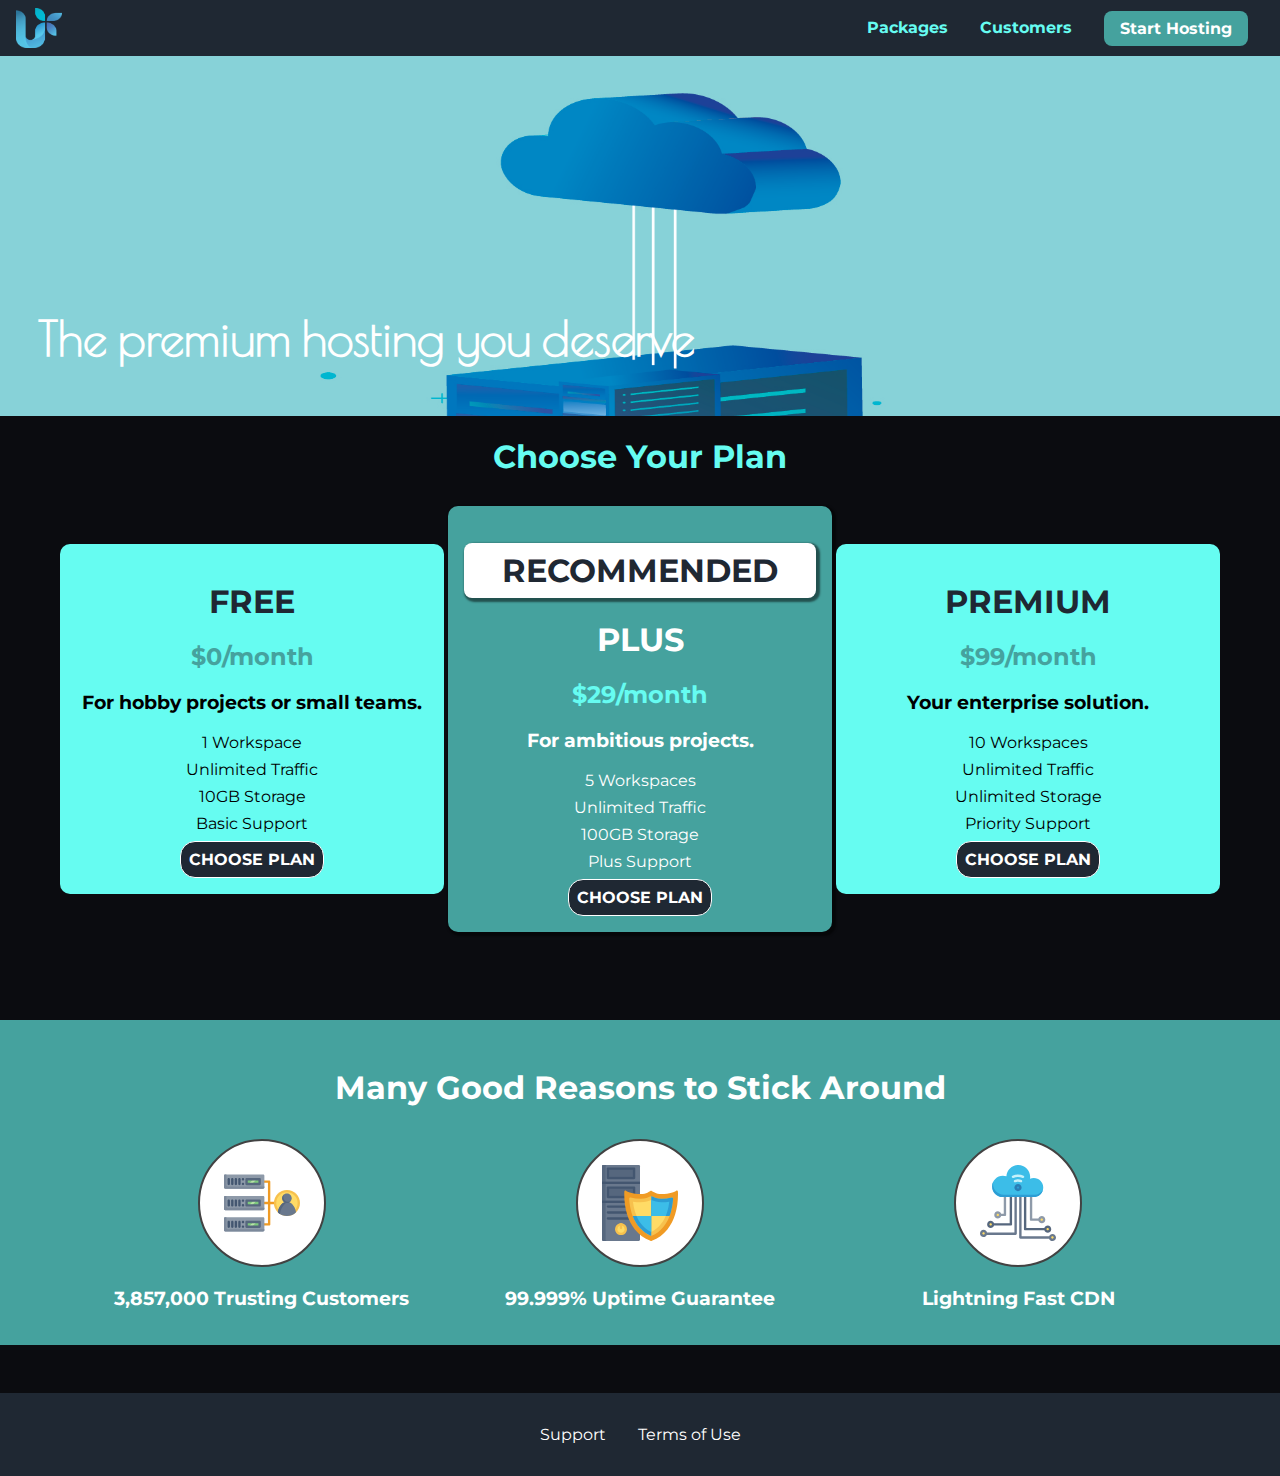
<file: index.html>
<!DOCTYPE html>
<html lang="en">

<head>
    <meta charset="UTF-8">
    <meta http-equiv="X-UA-Compatible" content="ie=edge">
    <meta name="viewport" content="width=device-width, initial-scale=1.0">
    <title>uHost</title>
    <link rel="shortcut icon" href="favicon.png">
    <link rel="stylesheet" href="shared.css">
    <link rel="stylesheet" href="main.css">
</head>

<body>
    <div class="backdrop"></div>
    <div class="modal">
        <h1 class="modal__title">Do you want to continue?</h1>
        <div class="modal__actions">
            <a href="start-hosting/index.html" class="modal__action">Yes!</a>
            <button class="modal__action modal__action--negative" type="button">No!</button>
        </div>
    </div>
    <header class="main-header">
        <div>
            <button class="toggle-button">
                <span class="toggle-button__bar"></span>
                <span class="toggle-button__bar"></span>
                <span class="toggle-button__bar"></span>
            </button>
            <a href="index.html" class="main-header__brand">
                <img src="images/uhost-icon.png" alt="uHost - Your favorite hosting company">
            </a>
        </div>
        <nav class="main-nav">
            <ul class="main-nav__items">
                <li class="main-nav__item">
                    <a href="packages/index.html">Packages</a>
                </li>
                <li class="main-nav__item">
                    <a href="customers/index.html">Customers</a>
                </li>
                <li class="main-nav__item main-nav__item--cta">
                    <a href="start-hosting/index.html">Start Hosting</a>
                </li>
            </ul>
        </nav>
    </header>
    <nav class="mobile-nav">
        <ul class="mobile-nav__items">
            <li class="mobile-nav__item">
                <a href="packages/index.html">Packages</a>
            </li>
            <li class="mobile-nav__item">
                <a href="customers/index.html">Customers</a>
            </li>
            <li class="mobile-nav__item mobile-nav__item--cta">
                <a href="start-hosting/index.html">Start Hosting</a>
            </li>
        </ul>
    </nav>
    <main>
        <section id="product-overview">
            <h1>The premium hosting you deserve</h1>
        </section>
        <section id="plans">
            <h1 class="section-title">Choose Your Plan</h1>
            <div class="plan__list">
                <article class="plan">
                    <h1 class="plan__title">FREE</h1>
                    <h2 class="plan__price">$0/month</h2>
                    <h3>For hobby projects or small teams.</h3>
                    <ul class="plan__features">
                        <li class="plan__feature">1 Workspace</li>
                        <li class="plan__feature">Unlimited Traffic</li>
                        <li class="plan__feature">10GB Storage</li>
                        <li class="plan__feature">Basic Support</li>
                    </ul>
                    <div>
                        <button class="button">CHOOSE PLAN</button>
                    </div>
                </article>
                <article class="plan plan--highlighted">
                    <h1 class="plan__annotation">RECOMMENDED</h1>
                    <h1 class="plan__title">PLUS</h1>
                    <h2 class="plan__price">$29/month</h2>
                    <h3>For ambitious projects.</h3>
                    <ul class="plan__features">
                        <li class="plan__feature">5 Workspaces</li>
                        <li class="plan__feature">Unlimited Traffic</li>
                        <li class="plan__feature">100GB Storage</li>
                        <li class="plan__feature">Plus Support</li>
                    </ul>
                    <div>
                        <button class="button">CHOOSE PLAN</button>
                    </div>
                </article>
                <article class="plan">
                    <h1 class="plan__title">PREMIUM</h1>
                    <h2 class="plan__price">$99/month</h2>
                    <h3>Your enterprise solution.</h3>
                    <ul class="plan__features">
                        <li class="plan__feature">10 Workspaces</li>
                        <li class="plan__feature">Unlimited Traffic</li>
                        <li class="plan__feature">Unlimited Storage</li>
                        <li class="plan__feature">Priority Support</li>
                    </ul>
                    <div>
                        <button class="button">CHOOSE PLAN</button>
                    </div>
                </article>
            </div>
        </section>
        <section id="key-features">
            <h1 class="section-title">Many Good Reasons to Stick Around</h1>
            <ul class="key-feature__list">
                <li class="key-feature">
                    <div class="key-feature__image">
                        <svg viewBox="0 0 512 512">
                            <path style="fill:#F09B24;" d="M344,248h-32V112c0-4.418-3.582-8-8-8h-40c-4.418,0-8,3.582-8,8s3.582,8,8,8h32v128h-32  c-4.418,0-8,3.582-8,8s3.582,8,8,8h32v128h-32c-4.418,0-8,3.582-8,8s3.582,8,8,8h40c4.418,0,8-3.582,8-8V264h32c4.418,0,8-3.582,8-8  S348.418,248,344,248z"
                            />
                            <path style="fill:#8E9AA9;" d="M264,64H8c-4.418,0-8,3.582-8,8v80c0,4.418,3.582,8,8,8h256c4.418,0,8-3.582,8-8V72  C272,67.582,268.418,64,264,64z"
                            />
                            <path style="fill:#7C899B;" d="M24,144c-4.418,0-8-3.582-8-8V64H8c-4.418,0-8,3.582-8,8v80c0,4.418,3.582,8,8,8h256  c4.418,0,8-3.582,8-8v-8H24z"
                            />
                            <rect x="152" y="96" style="fill:#B8E3A8;" width="88" height="32" />
                            <g>
                                <polygon style="fill:#7EC97D;" points="152,96 152,128 166,128 198,96  " />
                                <polygon style="fill:#7EC97D;" points="220,96 188,128 240,128 240,96  " />
                            </g>
                            <path style="fill:#56677E;" d="M240,136h-88c-4.418,0-8-3.582-8-8V96c0-4.418,3.582-8,8-8h88c4.418,0,8,3.582,8,8v32  C248,132.418,244.418,136,240,136z M160,120h72v-16h-72V120z"
                            />
                            <g>
                                <path style="fill:#435670;" d="M32,136c-4.418,0-8-3.582-8-8V96c0-4.418,3.582-8,8-8s8,3.582,8,8v32C40,132.418,36.418,136,32,136z   "
                                />
                                <path style="fill:#435670;" d="M56,136c-4.418,0-8-3.582-8-8V96c0-4.418,3.582-8,8-8s8,3.582,8,8v32C64,132.418,60.418,136,56,136z   "
                                />
                                <path style="fill:#435670;" d="M80,136c-4.418,0-8-3.582-8-8V96c0-4.418,3.582-8,8-8s8,3.582,8,8v32C88,132.418,84.418,136,80,136z   "
                                />
                                <path style="fill:#435670;" d="M104,136c-4.418,0-8-3.582-8-8V96c0-4.418,3.582-8,8-8s8,3.582,8,8v32   C112,132.418,108.418,136,104,136z"
                                />
                                <path style="fill:#435670;" d="M128,105c-4.418,0-8-3.582-8-8v-1c0-4.418,3.582-8,8-8s8,3.582,8,8v1   C136,101.418,132.418,105,128,105z"
                                />
                                <path style="fill:#435670;" d="M128,136c-4.418,0-8-3.582-8-8v-1c0-4.418,3.582-8,8-8s8,3.582,8,8v1   C136,132.418,132.418,136,128,136z"
                                />
                            </g>
                            <path style="fill:#8E9AA9;" d="M264,208H8c-4.418,0-8,3.582-8,8v80c0,4.418,3.582,8,8,8h256c4.418,0,8-3.582,8-8v-80  C272,211.582,268.418,208,264,208z"
                            />
                            <path style="fill:#7C899B;" d="M24,288c-4.418,0-8-3.582-8-8v-72H8c-4.418,0-8,3.582-8,8v80c0,4.418,3.582,8,8,8h256  c4.418,0,8-3.582,8-8v-8H24z"
                            />
                            <rect x="152" y="240" style="fill:#B8E3A8;" width="88" height="32" />
                            <g>
                                <polygon style="fill:#7EC97D;" points="152,240 152,272 166,272 198,240  " />
                                <polygon style="fill:#7EC97D;" points="220,240 188,272 240,272 240,240  " />
                            </g>
                            <path style="fill:#56677E;" d="M240,280h-88c-4.418,0-8-3.582-8-8v-32c0-4.418,3.582-8,8-8h88c4.418,0,8,3.582,8,8v32  C248,276.418,244.418,280,240,280z M160,264h72v-16h-72V264z"
                            />
                            <g>
                                <path style="fill:#435670;" d="M32,280c-4.418,0-8-3.582-8-8v-32c0-4.418,3.582-8,8-8s8,3.582,8,8v32C40,276.418,36.418,280,32,280   z"
                                />
                                <path style="fill:#435670;" d="M56,280c-4.418,0-8-3.582-8-8v-32c0-4.418,3.582-8,8-8s8,3.582,8,8v32C64,276.418,60.418,280,56,280   z"
                                />
                                <path style="fill:#435670;" d="M80,280c-4.418,0-8-3.582-8-8v-32c0-4.418,3.582-8,8-8s8,3.582,8,8v32C88,276.418,84.418,280,80,280   z"
                                />
                                <path style="fill:#435670;" d="M104,280c-4.418,0-8-3.582-8-8v-32c0-4.418,3.582-8,8-8s8,3.582,8,8v32   C112,276.418,108.418,280,104,280z"
                                />
                                <path style="fill:#435670;" d="M128,249c-4.418,0-8-3.582-8-8v-1c0-4.418,3.582-8,8-8s8,3.582,8,8v1   C136,245.418,132.418,249,128,249z"
                                />
                                <path style="fill:#435670;" d="M128,280c-4.418,0-8-3.582-8-8v-1c0-4.418,3.582-8,8-8s8,3.582,8,8v1   C136,276.418,132.418,280,128,280z"
                                />
                            </g>
                            <path style="fill:#8E9AA9;" d="M264,352H8c-4.418,0-8,3.582-8,8v80c0,4.418,3.582,8,8,8h256c4.418,0,8-3.582,8-8v-80  C272,355.582,268.418,352,264,352z"
                            />
                            <path style="fill:#7C899B;" d="M24,432c-4.418,0-8-3.582-8-8v-72H8c-4.418,0-8,3.582-8,8v80c0,4.418,3.582,8,8,8h256  c4.418,0,8-3.582,8-8v-8H24z"
                            />
                            <rect x="152" y="384" style="fill:#B8E3A8;" width="88" height="32" />
                            <g>
                                <polygon style="fill:#7EC97D;" points="152,384 152,416 166,416 198,384  " />
                                <polygon style="fill:#7EC97D;" points="220,384 188,416 240,416 240,384  " />
                            </g>
                            <path style="fill:#56677E;" d="M240,424h-88c-4.418,0-8-3.582-8-8v-32c0-4.418,3.582-8,8-8h88c4.418,0,8,3.582,8,8v32  C248,420.418,244.418,424,240,424z M160,408h72v-16h-72V408z"
                            />
                            <g>
                                <path style="fill:#435670;" d="M32,424c-4.418,0-8-3.582-8-8v-32c0-4.418,3.582-8,8-8s8,3.582,8,8v32C40,420.418,36.418,424,32,424   z"
                                />
                                <path style="fill:#435670;" d="M56,424c-4.418,0-8-3.582-8-8v-32c0-4.418,3.582-8,8-8s8,3.582,8,8v32C64,420.418,60.418,424,56,424   z"
                                />
                                <path style="fill:#435670;" d="M80,424c-4.418,0-8-3.582-8-8v-32c0-4.418,3.582-8,8-8s8,3.582,8,8v32C88,420.418,84.418,424,80,424   z"
                                />
                                <path style="fill:#435670;" d="M104,424c-4.418,0-8-3.582-8-8v-32c0-4.418,3.582-8,8-8s8,3.582,8,8v32   C112,420.418,108.418,424,104,424z"
                                />
                                <path style="fill:#435670;" d="M128,393c-4.418,0-8-3.582-8-8v-1c0-4.418,3.582-8,8-8s8,3.582,8,8v1   C136,389.418,132.418,393,128,393z"
                                />
                                <path style="fill:#435670;" d="M128,424c-4.418,0-8-3.582-8-8v-1c0-4.418,3.582-8,8-8s8,3.582,8,8v1   C136,420.418,132.418,424,128,424z"
                                />
                            </g>
                            <path style="fill:#F7C14D;" d="M424,168c-48.523,0-88,39.477-88,88s39.477,88,88,88s88-39.477,88-88S472.523,168,424,168z" />
                            <path style="fill:#FFDB66;" d="M424,184c-39.701,0-72,32.299-72,72s32.299,72,72,72s72-32.299,72-72S463.701,184,424,184z" />
                            <path style="fill:#69788D;" d="M484.893,314.16C476.393,274.588,451.922,248,424,248s-52.393,26.588-60.893,66.16  c-0.605,2.82,0.354,5.749,2.511,7.664C381.731,336.124,402.465,344,424,344s42.269-7.876,58.381-22.176  C484.539,319.909,485.498,316.98,484.893,314.16z"
                            />
                            <path style="fill:#56677E;" d="M434.053,249.171C430.768,248.403,427.411,248,424,248c-27.922,0-52.393,26.588-60.893,66.16  c-0.605,2.82,0.354,5.749,2.511,7.664c3.383,3.002,6.979,5.703,10.734,8.125C384.904,286.243,407.373,255.378,434.053,249.171z"
                            />
                            <path style="fill:#69788D;" d="M424,192c-17.645,0-32,14.355-32,32s14.355,32,32,32s32-14.355,32-32S441.645,192,424,192z" />
                            <path style="fill:#56677E;" d="M432,248c-17.645,0-32-14.355-32-32c0-6.783,2.128-13.076,5.742-18.258  C397.444,203.53,392,213.138,392,224c0,17.645,14.355,32,32,32c10.862,0,20.471-5.444,26.258-13.742  C445.076,245.872,438.783,248,432,248z"
                            />

                        </svg>
                    </div>
                    <p class="key-feature__description">3,857,000 Trusting Customers</p>
                </li>
                <li class="key-feature">
                    <div class="key-feature__image">
                        <svg viewBox="0 0 512 512">
                            <path style="fill:#69788D;" d="M248,0H8C3.582,0,0,3.582,0,8v496c0,4.418,3.582,8,8,8h240c4.418,0,8-3.582,8-8V8  C256,3.582,252.418,0,248,0z"
                            />
                            <path style="fill:#56677E;" d="M24,504V8c0-4.418,3.582-8,8-8H8C3.582,0,0,3.582,0,8v496c0,4.418,3.582,8,8,8h24  C27.582,512,24,508.418,24,504z"
                            />
                            <g>
                                <rect x="0" y="112" style="fill:#435670;" width="256" height="16" />
                                <rect x="0" y="240" style="fill:#435670;" width="256" height="16" />
                            </g>
                            <path style="fill:#F7C14D;" d="M128,392c-22.056,0-40,17.944-40,40s17.944,40,40,40s40-17.944,40-40S150.056,392,128,392z" />
                            <path style="fill:#FFDB66;" d="M128,408c-13.233,0-24,10.767-24,24s10.767,24,24,24s24-10.767,24-24S141.233,408,128,408z" />
                            <path style="fill:#F7C14D;" d="M128,392c-2.739,0-5.414,0.278-8,0.805V424c0,4.418,3.582,8,8,8c4.418,0,8-3.582,8-8v-31.195  C133.414,392.278,130.739,392,128,392z"
                            />
                            <g>
                                <path style="fill:#435670;" d="M216,288H40c-4.418,0-8-3.582-8-8s3.582-8,8-8h176c4.418,0,8,3.582,8,8S220.418,288,216,288z"
                                />
                                <path style="fill:#435670;" d="M216,328H40c-4.418,0-8-3.582-8-8s3.582-8,8-8h176c4.418,0,8,3.582,8,8S220.418,328,216,328z"
                                />
                                <path style="fill:#435670;" d="M216,368H40c-4.418,0-8-3.582-8-8s3.582-8,8-8h176c4.418,0,8,3.582,8,8S220.418,368,216,368z"
                                />
                                <path style="fill:#435670;" d="M216,16H40c-4.418,0-8,3.582-8,8v64c0,4.418,3.582,8,8,8h176c4.418,0,8-3.582,8-8V24   C224,19.582,220.418,16,216,16z"
                                />
                            </g>
                            <rect x="48" y="32" style="fill:#56677E;" width="160" height="48" />
                            <path style="fill:#435670;" d="M216,144H40c-4.418,0-8,3.582-8,8v64c0,4.418,3.582,8,8,8h176c4.418,0,8-3.582,8-8v-64  C224,147.582,220.418,144,216,144z"
                            />
                            <rect x="48" y="160" style="fill:#56677E;" width="160" height="48" />
                            <path style="fill:#F09B24;" d="M511.747,180.237c-0.194-6.537-8.107-10.107-13.135-5.894c-5.6,4.693-42.904,21.282-98.514,21.282  c-33.45,0-64.625-20.999-64.929-21.206c-2.9-1.991-6.764-1.85-9.512,0.346c-2.677,2.135-27.201,20.86-63.793,20.86  c-55.607,0-92.914-16.589-98.515-21.282c-5.028-4.211-12.941-0.645-13.135,5.894c-1.634,54.834,4.655,105.941,18.693,151.903  c12.096,39.604,29.759,74.047,52.497,102.373c27.538,34.304,62.743,59.882,104.66,76.045c3.069,1.918,6.757,1.921,9.83,0  c41.917-16.163,77.122-41.741,104.66-76.045c22.738-28.326,40.401-62.77,52.497-102.373  C507.092,286.179,513.381,235.071,511.747,180.237z"
                            />
                            <path style="fill:#F7C14D;" d="M476.21,221.226c-1.953-1.631-4.568-2.235-7.036-1.628c-21.686,5.327-44.926,8.028-69.075,8.028  c-25.926,0-49.633-8.975-64.955-16.504c-2.307-1.134-5.016-1.091-7.284,0.116c-14.059,7.477-36.919,16.388-65.994,16.388  c-24.153,0-47.394-2.701-69.075-8.028c-5.155-1.268-10.221,2.966-9.894,8.261c2.077,33.693,7.668,65.635,16.616,94.935  c22.774,74.565,66.139,126.334,128.888,153.868c2.032,0.891,4.397,0.891,6.43,0c61.777-27.107,104.716-78.876,127.62-153.868  c8.948-29.3,14.539-61.241,16.616-94.935C479.224,225.319,478.163,222.856,476.21,221.226z"
                            />
                            <path style="fill:#FFDB66;" d="M331.609,451.727c-52.604-25.289-89.304-70.987-109.144-135.944  c-6.532-21.39-11.162-44.336-13.82-68.447c17.133,2.852,34.952,4.291,53.22,4.291c29.394,0,53.376-7.793,69.978-15.561  c17.44,7.736,41.656,15.561,68.256,15.561c18.267,0,36.085-1.439,53.219-4.291c-2.659,24.112-7.288,47.06-13.82,68.448  C419.545,381.108,383.27,426.805,331.609,451.727z"
                            />
                            <g>
                                <path style="fill:#2C9DD4;" d="M479.066,227.858c0.157-2.539-0.903-5.002-2.856-6.633s-4.568-2.235-7.036-1.628   c-21.686,5.327-44.926,8.028-69.075,8.028c-25.926,0-49.633-8.975-64.955-16.504c-1.057-0.52-2.2-0.78-3.345-0.806l-0.072,133.351   h123.601c2.556-6.746,4.933-13.702,7.123-20.874C471.398,293.493,476.989,261.552,479.066,227.858z"
                                />
                                <path style="fill:#2C9DD4;" d="M206.658,343.667c24.153,63.42,65.028,108.108,121.743,132.995c1.031,0.452,2.147,0.673,3.263,0.666   l0.063-133.661H206.658z"
                                />
                            </g>
                            <g>
                                <path style="fill:#3CBDE8;" d="M439.497,315.783c6.532-21.389,11.161-44.336,13.82-68.448c-17.134,2.852-34.952,4.291-53.219,4.291   c-26.6,0-50.815-7.824-68.256-15.561l-0.116,107.601h97.758C433.179,334.807,436.524,325.518,439.497,315.783z"
                                />
                                <path style="fill:#3CBDE8;" d="M232.523,343.667c21.144,50.298,54.363,86.56,99.087,108.06l0.117-108.06H232.523z" />
                            </g>
                        </svg>
                    </div>
                    <p class="key-feature__description">99.999% Uptime Guarantee</p>
                </li>
                <li class="key-feature">
                    <div class="key-feature__image">
                        <svg viewBox="0 0 512 512">
                            <path style="fill:#8E9AA9;" d="M168,200c-4.418,0-8,3.582-8,8v120h-17.376c-3.302-9.311-12.194-16-22.624-16  c-13.234,0-24,10.767-24,24s10.766,24,24,24c10.429,0,19.321-6.689,22.624-16H168c4.418,0,8-3.582,8-8V208  C176,203.582,172.418,200,168,200z"
                            />
                            <path style="fill:#FFDB66;" d="M120,328c-4.411,0-8,3.589-8,8s3.589,8,8,8s8-3.589,8-8S124.411,328,120,328z" />
                            <path style="fill:#56677E;" d="M208,200c-4.418,0-8,3.582-8,8v184H94.624C91.322,382.689,82.43,376,72,376  c-13.234,0-24,10.767-24,24s10.766,24,24,24c10.429,0,19.321-6.689,22.624-16H208c4.418,0,8-3.582,8-8V208  C216,203.582,212.418,200,208,200z"
                            />
                            <path style="fill:#FFDB66;" d="M72,392c-4.411,0-8,3.589-8,8s3.589,8,8,8s8-3.589,8-8S76.411,392,72,392z" />
                            <path style="fill:#69788D;" d="M240,208c-4.418,0-8,3.582-8,8v239H47.24c-2.671-10.34-12.078-18-23.24-18c-13.234,0-24,10.767-24,24  s10.766,24,24,24c9.666,0,18.009-5.747,21.809-14H240c4.418,0,8-3.582,8-8V216C248,211.582,244.418,208,240,208z"
                            />
                            <path style="fill:#FFDB66;" d="M24,453c-4.411,0-8,3.589-8,8s3.589,8,8,8s8-3.589,8-8S28.411,453,24,453z" />
                            <path style="fill:#69788D;" d="M488,464c-10.429,0-19.321,6.689-22.624,16H280V208c0-4.418-3.582-8-8-8s-8,3.582-8,8v280  c0,4.418,3.582,8,8,8h193.376c3.302,9.311,12.194,16,22.624,16c13.234,0,24-10.767,24-24S501.234,464,488,464z"
                            />
                            <path style="fill:#FFDB66;" d="M488,480c-4.411,0-8,3.589-8,8s3.589,8,8,8s8-3.589,8-8S492.411,480,488,480z" />
                            <path style="fill:#56677E;" d="M456,408c-10.429,0-19.321,6.689-22.624,16H312V208c0-4.418-3.582-8-8-8s-8,3.582-8,8v224  c0,4.418,3.582,8,8,8h129.376c3.302,9.311,12.194,16,22.624,16c13.234,0,24-10.767,24-24S469.234,408,456,408z"
                            />
                            <path style="fill:#FFDB66;" d="M456,424c-4.411,0-8,3.589-8,8s3.589,8,8,8s8-3.589,8-8S460.411,424,456,424z" />
                            <path style="fill:#8E9AA9;" d="M416,344c-10.429,0-19.321,6.689-22.624,16H352V208c0-4.418-3.582-8-8-8s-8,3.582-8,8v160  c0,4.418,3.582,8,8,8h49.376c3.302,9.311,12.194,16,22.624,16c13.234,0,24-10.767,24-24S429.234,344,416,344z"
                            />
                            <path style="fill:#FFDB66;" d="M416,360c-4.411,0-8,3.589-8,8s3.589,8,8,8s8-3.589,8-8S420.411,360,416,360z" />
                            <path style="fill:#3CBDE8;" d="M362,88c-8.741,0-17.231,1.751-25.06,5.085C337.646,88.797,338,84.43,338,80  c0-44.112-35.888-80-80-80c-42.823,0-77.895,33.816-79.909,76.149C170.393,73.415,162.244,72,154,72c-39.701,0-72,32.299-72,72  s32.299,72,72,72h208c35.29,0,64-28.71,64-64S397.29,88,362,88z"
                            />
                            <path style="fill:#2C9DD4;" d="M368,200H160c-39.701,0-72-32.299-72-72c0-5.863,0.721-11.559,2.05-17.019  C84.918,120.88,82,132.102,82,144c0,39.701,32.299,72,72,72h208c30.389,0,55.88-21.296,62.379-49.743  C413.565,186.327,392.352,200,368,200z"
                            />
                            <path style="fill:#2A7DB5;" d="M256,128c-13.234,0-24,10.767-24,24s10.766,24,24,24c13.233,0,24-10.767,24-24S269.233,128,256,128z"
                            />
                            <path style="fill:#2C9DD4;" d="M256,144c-4.411,0-8,3.589-8,8s3.589,8,8,8c4.411,0,8-3.589,8-8S260.411,144,256,144z" />
                            <g>
                                <path style="fill:#C5F1FA;" d="M221.755,87.695c-2.994,0-5.864-1.688-7.233-4.572c-1.894-3.991-0.194-8.763,3.798-10.657   C230.157,66.849,242.834,64,256,64c13.166,0,25.844,2.849,37.68,8.466c3.992,1.895,5.692,6.666,3.798,10.657   s-6.666,5.692-10.657,3.798C277.144,82.328,266.774,80,256,80c-10.774,0-21.144,2.328-30.821,6.921   C224.072,87.446,222.904,87.695,221.755,87.695z"
                                />
                                <path style="fill:#C5F1FA;" d="M276.545,116.618c-1.148,0-2.316-0.249-3.424-0.774C267.745,113.293,261.985,112,256,112   c-5.985,0-11.745,1.293-17.121,3.844c-3.991,1.895-8.763,0.192-10.657-3.798c-1.894-3.992-0.193-8.764,3.798-10.657   C239.557,97.813,247.625,96,256,96c8.376,0,16.444,1.813,23.98,5.389c3.991,1.894,5.692,6.665,3.798,10.657   C282.41,114.93,279.539,116.618,276.545,116.618z"
                                />
                            </g>

                        </svg>
                    </div>
                    <p class="key-feature__description">Lightning Fast CDN</p>
                </li>
            </ul>
        </section>
    </main>
    <footer class="main-footer">
        <nav>
            <ul class="main-footer__links">
                <li class="main-footer__link">
                    <a href="#">Support</a>
                </li>
                <li class="main-footer__link">
                    <a href="#">Terms of Use</a>
                </li>
            </ul>
        </nav>
    </footer>
    <script src="shared.js"></script>
</body>

</html>
</file>
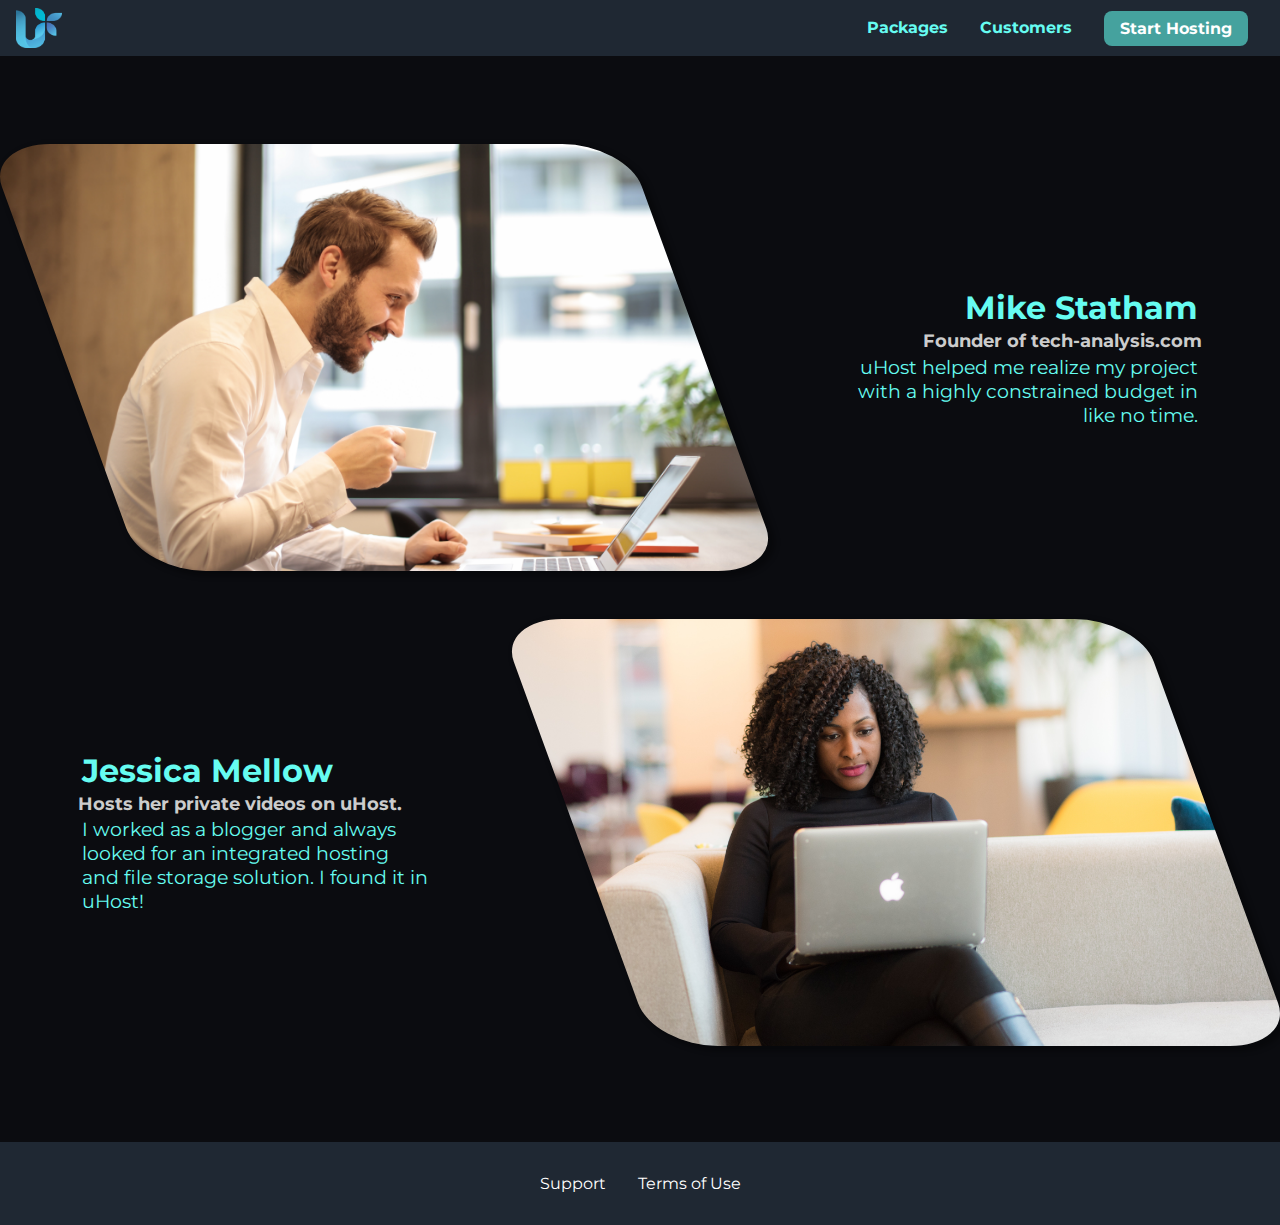
<file: customers/index.html>
<!DOCTYPE html>
<html lang="en">

<head>
    <meta charset="UTF-8">
    <meta name="viewport" content="width=device-width, initial-scale=1.0">
    <meta http-equiv="X-UA-Compatible" content="ie=edge">
    <title>uHost Customers</title>
    <link rel="shortcut icon" href="../favicon.png">
    <link rel="stylesheet" href="../shared.css">
    <link rel="stylesheet" href="customers.css">
</head>

<body>
    <div class="backdrop"></div>
    <header class="main-header">
        <div>
            <button class="toggle-button">
                <span class="toggle-button__bar"></span>
                <span class="toggle-button__bar"></span>
                <span class="toggle-button__bar"></span>
            </button>
            <a href="../index.html" class="main-header__brand">
                <img src="../images/uhost-icon.png" alt="uHost - Your favorite hosting company">
            </a>
        </div>
        <nav class="main-nav">
            <ul class="main-nav__items">
                <li class="main-nav__item">
                    <a href="../packages/index.html">Packages</a>
                </li>
                <li class="main-nav__item">
                    <a href="index.html">Customers</a>
                </li>
                <li class="main-nav__item main-nav__item--cta">
                    <a href="../start-hosting/index.html">Start Hosting</a>
                </li>
            </ul>
        </nav>
    </header>
    <nav class="mobile-nav">
        <ul class="mobile-nav__items">
            <li class="mobile-nav__item">
                <a href="../packages/index.html">Packages</a>
            </li>
            <li class="mobile-nav__item">
                <a href="index.html">Customers</a>
            </li>
            <li class="mobile-nav__item mobile-nav__item--cta">
                <a href="../start-hosting/index.html">Start Hosting</a>
            </li>
        </ul>
    </nav>
    <main>
        <div>
            <div class="testimonial" id="customer-1">
                <div class="testimonial__image-container">
                    <img src="../images/customer-1.jpg" alt="Mike Statham - Customer" class="testimonial__image">
                </div>
                <div class="testimonial__info">
                    <h1 class="testimonial__name">Mike Statham</h1>
                    <h2 class="testimonial__subtitle">Founder of
                        <a href="tech-analysis.com">tech-analysis.com</a>
                    </h2>
                    <p class="testimonial__text">uHost helped me realize my project with a highly constrained budget in like no time.</p>
                </div>
            </div>
            <div class="testimonial" id="customer-2">

                <div class="testimonial__info">
                    <h1 class="testimonial__name">Jessica Mellow</h1>
                    <h2 class="testimonial__subtitle">Hosts her private videos on uHost.
                    </h2>
                    <p class="testimonial__text">I worked as a blogger and always looked for an integrated hosting and file storage solution. I found
                        it in uHost!
                    </p>
                </div>
                <div class="testimonial__image-container">
                    <img src="../images/customer-2.jpg" alt="Jessica Mellow - Customer" class="testimonial__image">
                </div>
            </div>
        </div>
    </main>
    <footer class="main-footer">
        <nav>
            <ul class="main-footer__links">
                <li class="main-footer__link">
                    <a href="#">Support</a>
                </li>
                <li class="main-footer__link">
                    <a href="#">Terms of Use</a>
                </li>
            </ul>
        </nav>
    </footer>
    <script src="../shared.js"></script>
</body>

</html>
</file>
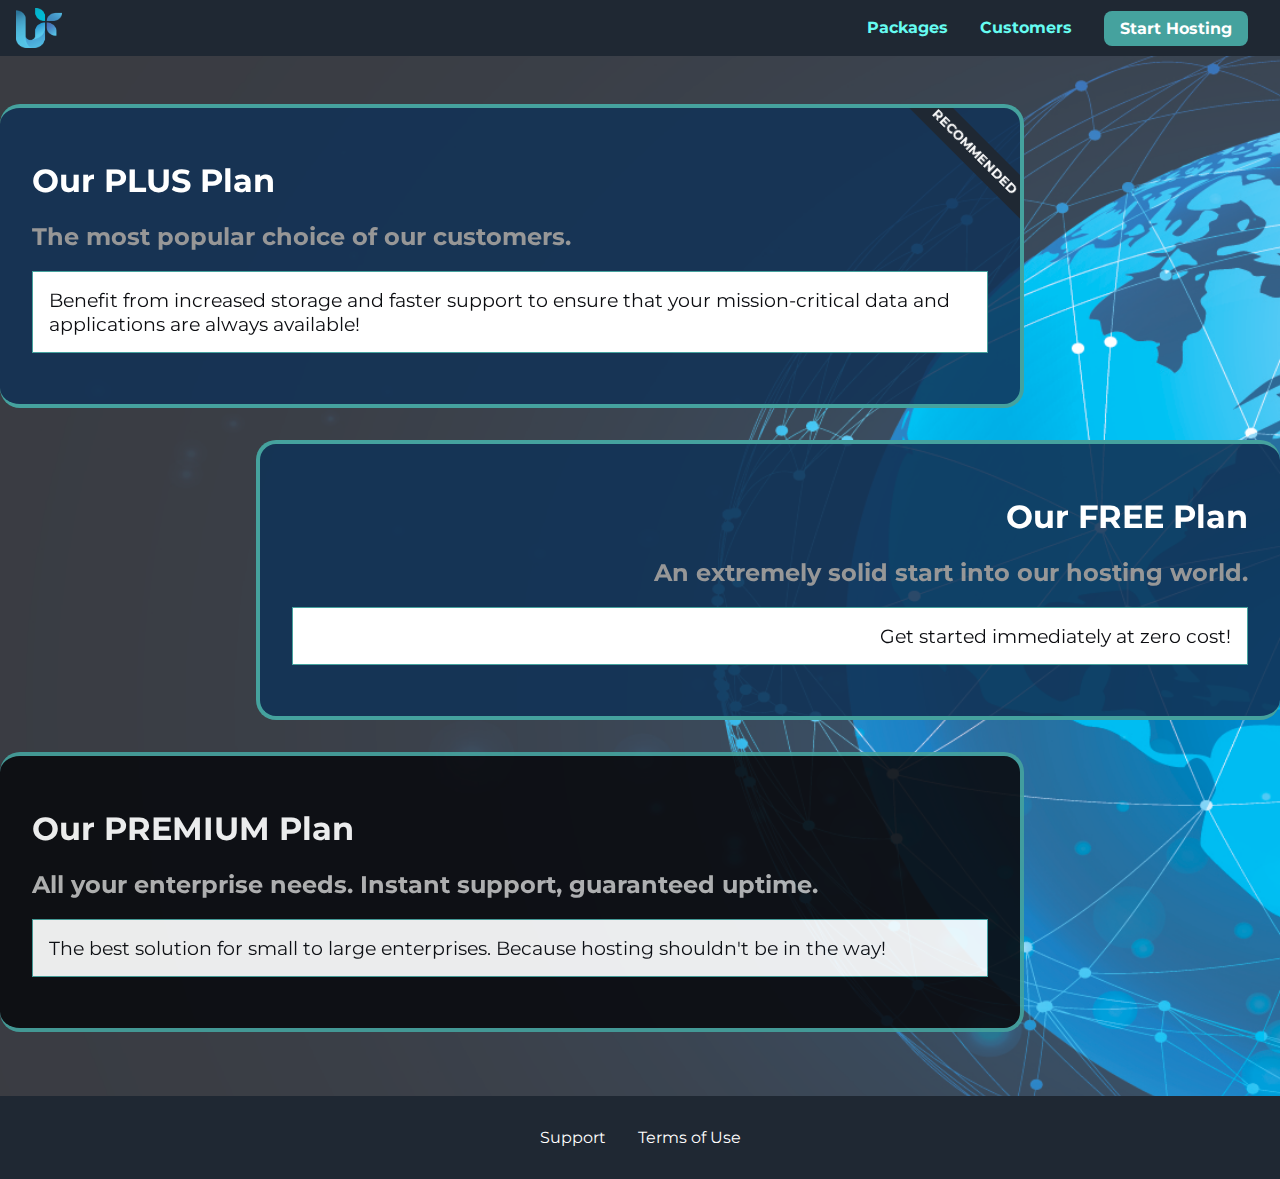
<file: packages/index.html>
<!DOCTYPE html>
<html lang="en">

<head>
    <meta charset="UTF-8">
    <meta http-equiv="X-UA-Compatible" content="ie=edge">
    <meta name="viewport" content="width=device-width, initial-scale=1.0">
    <title>uHost</title>
    <link rel="shortcut icon" href="../favicon.png">
    <link rel="stylesheet" href="../shared.css">
    <link rel="stylesheet" href="packages.css">
</head>

<body>
    <div class="backdrop"></div>
    <div class="background"></div>
    <header class="main-header">
        <div>
            <button class="toggle-button">
                <span class="toggle-button__bar"></span>
                <span class="toggle-button__bar"></span>
                <span class="toggle-button__bar"></span>
            </button>
            <a href="../index.html" class="main-header__brand">
                <img src="../images/uhost-icon.png" alt="uHost - Your favorite hosting company">
            </a>
        </div>
        <nav class="main-nav">
            <ul class="main-nav__items">
                <li class="main-nav__item">
                    <a href="index.html">Packages</a>
                </li>
                <li class="main-nav__item">
                    <a href="../customers/index.html">Customers</a>
                </li>
                <li class="main-nav__item main-nav__item--cta">
                    <a href="../start-hosting/index.html">Start Hosting</a>
                </li>
            </ul>
        </nav>
    </header>
    <nav class="mobile-nav">
        <ul class="mobile-nav__items">
            <li class="mobile-nav__item">
                <a href="index.html">Packages</a>
            </li>
            <li class="mobile-nav__item">
                <a href="../customers/index.html">Customers</a>
            </li>
            <li class="mobile-nav__item mobile-nav__item--cta">
                <a href="../start-hosting/index.html">Start Hosting</a>
            </li>
        </ul>
    </nav>
    <main>
        <section class="package" id="plus">
            <a href="#">
                <h1 class="package__title">Our PLUS Plan</h1>
                <h2 class="package__badge">RECOMMENDED</h2>
                <h2 class="package__subtitle">The most popular choice of our customers.</h2>
                <p class="package__info">Benefit from increased storage and faster support to ensure that your mission-critical data and applications
                    are always available!</p>
            </a>
        </section>
        <section class="package" id="free">
            <a href="#">
                <h1 class="package__title">Our FREE Plan</h1>
                <h2 class="package__subtitle">An extremely solid start into our hosting world.</h2>
                <p class="package__info">Get started immediately at zero cost!</p>
            </a>
        </section>
        <div class="clearfix"></div>
        <section class="package" id="premium">
            <a href="#">
                <h1 class="package__title">Our PREMIUM Plan</h1>
                <h2 class="package__subtitle">All your enterprise needs. Instant support, guaranteed uptime. </h2>
                <p class="package__info">The best solution for small to large enterprises. Because hosting shouldn't be in the way!</p>
            </a>
        </section>
    </main>
    <footer class="main-footer">
        <nav>
            <ul class="main-footer__links">
                <li class="main-footer__link">
                    <a href="#">Support</a>
                </li>
                <li class="main-footer__link">
                    <a href="#">Terms of Use</a>
                </li>
            </ul>
        </nav>
    </footer>
    <script src="../shared.js"></script>
</body>

</html>
</file>
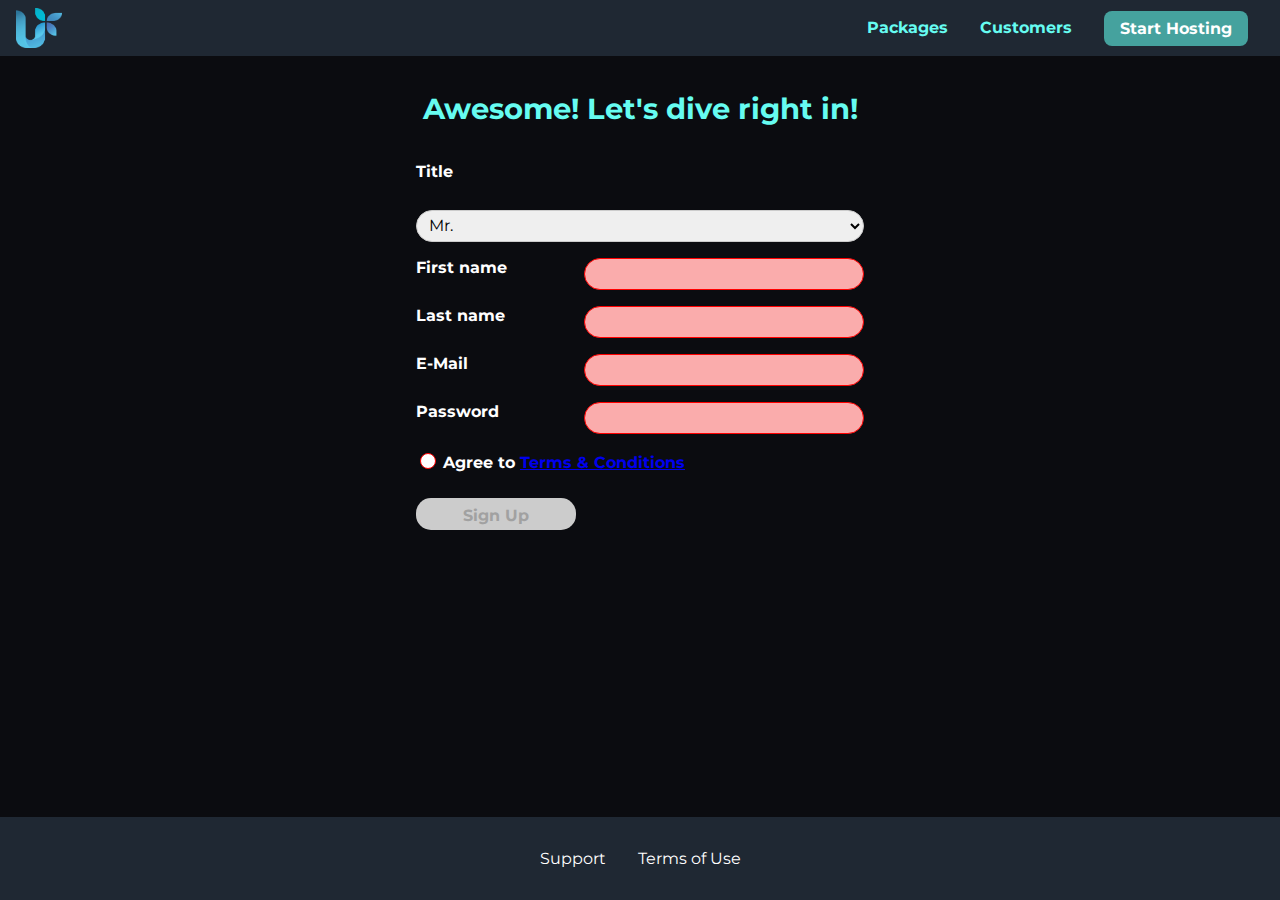
<file: start-hosting/index.html>
<!DOCTYPE html>
<html lang="en">

<head>
    <meta charset="UTF-8">
    <meta name="viewport" content="width=device-width, initial-scale=1.0">
    <meta http-equiv="X-UA-Compatible" content="ie=edge">
    <title>uHost Signup</title>
    <link rel="shortcut icon" href="../favicon.png">
    <link rel="stylesheet" href="../shared.css">
    <link rel="stylesheet" href="start-hosting.css">
</head>

<body>
    <div class="backdrop"></div>
    <header class="main-header">
        <div>
            <button class="toggle-button">
                <span class="toggle-button__bar"></span>
                <span class="toggle-button__bar"></span>
                <span class="toggle-button__bar"></span>
            </button>
            <a href="../index.html" class="main-header__brand">
                <img src="../images/uhost-icon.png" alt="uHost - Your favorite hosting company">
            </a>
        </div>
        <nav class="main-nav">
            <ul class="main-nav__items">
                <li class="main-nav__item">
                    <a href="../packages/index.html">Packages</a>
                </li>
                <li class="main-nav__item">
                    <a href="../customers/index.html">Customers</a>
                </li>
                <li class="main-nav__item main-nav__item--cta">
                    <a href="index.html">Start Hosting</a>
                </li>
            </ul>
        </nav>
    </header>
    <nav class="mobile-nav">
        <ul class="mobile-nav__items">
            <li class="mobile-nav__item">
                <a href="../packages/index.html">Packages</a>
            </li>
            <li class="mobile-nav__item">
                <a href="../customers/index.html">Customers</a>
            </li>
            <li class="mobile-nav__item mobile-nav__item--cta">
                <a href="index.html">Start Hosting</a>
            </li>
        </ul>
    </nav>
    <main class="signup-page">
        <h1 class="signup-title">Awesome! Let's dive right in!</h1>
        <form action="index.html" class="signup-form">
            <label for="title">Title</label>
            <select id="title">
                <option value="mr">Mr.</option>
                <option value="ms">Ms.</option>
            </select>
            <label for="first-name">First name</label>
            <input type="text" id="first-name" required>
            <label for="last-name">Last name</label>
            <input type="text" id="last-name" required>
            <label for="email">E-Mail</label>
            <input type="email" id="email" required>
            <label for="password">Password</label>
            <input type="password" id="password" required>
            <div class="signup-form__checkbox">
                <input type="checkbox" id="agree-terms" required>
                <label for="agree-terms">Agree to
                    <a href="#">Terms &amp; Conditions</a>
                </label>
            </div>
            <button type="submit" class="button" disabled>Sign Up</button>
        </form>
    </main>
    <footer class="main-footer">
        <nav>
            <ul class="main-footer__links">
                <li class="main-footer__link">
                    <a href="#">Support</a>
                </li>
                <li class="main-footer__link">
                    <a href="#">Terms of Use</a>
                </li>
            </ul>
        </nav>
    </footer>
    <script src="../shared.js"></script>
</body>

</html>
</file>
<file: shared.css>
@import url('https://fonts.googleapis.com/css?family=Roboto:100i,400,900');
@import url('https://fonts.googleapis.com/css?family=Anton');
@import url('https://fonts.googleapis.com/css?family=Montserrat:400,700');
@import url('https://fonts.googleapis.com/css?family=Poiret+One');

* {
  -webkit-box-sizing: border-box;
          box-sizing: border-box;  
}

html{
  height: 100%;
}

body {
  font-family: "Montserrat", sans-serif;
  margin: 0;
  padding-top: 3.5rem;
  background: #0b0c10;
}

@supports(display: grid){
  body {
    display: -ms-grid;
    display: grid;
    -ms-grid-rows: 3.5rem auto fit-content(8rem);
    grid-template-rows: 3.5rem auto fit-content(8rem);
        grid-template-areas: 
    "header"
    "main"
    "footer";
    padding-top: 0;
    height: 100%;
  }
}


main {
  -ms-grid-row: 2;
  -ms-grid-column: 1;
  /* min-height: calc(100vh - 3.5rem - 8rem); */
  /* grid-row: 2/3; */
  grid-area: main;
}

.backdrop {
  display: none;
  position: fixed;
  opacity: 0;
  top: 0;
  left: 0;
  z-index: 100;
  width: 100vw;
  height: 100vh;
  background: rgba(0, 0, 0, 0.5);
  -webkit-transition: opacity 0.2s linear;
  -o-transition: opacity 0.2s linear;
  transition: opacity 0.2s linear;
}

.main-header {
  width: 100%;
  position: fixed;
  top: 0;
  left: 0;
  background: #1f2833;
  padding: 0.5rem 1rem;
  z-index: 1;
  display: -webkit-box;
  display: -ms-flexbox;
  display: flex;
  -webkit-box-align: center;
      -ms-flex-align: center;
          align-items: center;
  -webkit-box-pack: justify;
      -ms-flex-pack: justify;
          justify-content: space-between; 
}

.toggle-button {
  width: 3rem;
  background: transparent;
  border: none;
  cursor: pointer;
  padding-top: 0;
  padding-bottom: 0;
  vertical-align: middle;
}

.toggle-button:focus {
  outline: none;
}

.toggle-button__bar {
  width: 100%;
  height: 0.2rem;
  background: #45a29e;
  display: block;
  margin: 0.6rem 0;
}

.main-header__brand {
  color: #220404;
  text-decoration: none;
  font-weight: bold;
}

.main-header__brand img {
  height: 2.5rem;
  vertical-align: middle;
  
}

.main-nav {
  display: none;
}

.main-nav__items {
  margin: 0;
  padding: 0;
  list-style: none;
  display: -webkit-box;
  display: -ms-flexbox;
  display: flex;
}

.main-nav__item {
  margin: 0 1rem;
}

.main-nav__item a,
.mobile-nav__item a {
  text-decoration: none;
  color: #66fcf1;
  font-weight: bold;
  padding: 0.2rem 0;
}

.main-nav__item a:hover,
.main-nav__item a:active {
  color: white;
  border-bottom: 5px solid white;
}

.main-nav__item--cta{
  -webkit-animation: wiggle 400ms 3s 8 ease-out none;
          animation: wiggle 400ms 3s 8 ease-out none;
}

.main-nav__item--cta a,
.mobile-nav__item--cta a {
  color: white;
  background: #45a29e;
  padding: 0.5rem 1rem;
  border-radius: 8px;
}

.main-nav__item--cta a:hover,
.main-nav__item--cta a:active,
.mobile-nav__item--cta a:hover,
.mobile-nav__item--cta a:active {
  color: #66fcf1;
  background: white;
  border: none;
}

@media (min-width: 40rem) {
  .toggle-button {
    display: none;
  }

  .main-nav {
    /*display: inline-block;
    text-align: right;
    width: calc(100% - 44px);
    vertical-align: middle;*/
    display: -webkit-box;
    display: -ms-flexbox;
    display: flex;
  }
}

.main-footer {
  -ms-grid-row: 3;
  -ms-grid-column: 1;
  background: #1f2833;
  padding: 2rem;
  margin-top: 3rem;
  /* grid-row: 3/4; */
  grid-area: footer;
}

.main-footer__links {
  list-style: none;
  margin: 0;
  padding: 0;
  display: -webkit-box;
  display: -ms-flexbox;
  display: flex;
  -webkit-box-orient: vertical;
  -webkit-box-direction: normal;
      -ms-flex-direction: column;
          flex-direction: column;
  -webkit-box-align: center;
      -ms-flex-align: center;
          align-items: center;
}

.main-footer__link {
  margin: 0.5rem 0;
}

.main-footer__link a {
  color: white;
  text-decoration: none;
}

.main-footer__link a:hover,
.main-footer__link a:active {
  color: #ccc;
}

.mobile-nav {
  display: none;
  position: fixed;
  z-index: 101;
  top: 0;
  left: 0;
  background: white;
  width: 80%;
  height: 100vh;
}

.mobile-nav__items {
  width: 90%;
  height: 100%;
  list-style: none;
  margin: 0 auto;
  padding: 0;
  display: -webkit-box;
  display: -ms-flexbox;
  display: flex;
  -webkit-box-orient:vertical;
  -webkit-box-direction:normal;
      -ms-flex-direction:column;
          flex-direction:column;
  -webkit-box-pack: center;
      -ms-flex-pack: center;
          justify-content: center;
  -webkit-box-align: center;
      -ms-flex-align: center;
          align-items: center;
}

.mobile-nav__item {
  margin: 1rem 0;
  display: -webkit-box;
  display: -ms-flexbox;
  display: flex;
  -webkit-box-orient:vertical;
  -webkit-box-direction:normal;
      -ms-flex-direction:column;
          flex-direction:column;
  -webkit-box-align: center;
      -ms-flex-align: center;
          align-items: center;
  -webkit-box-pack: center;
      -ms-flex-pack: center;
          justify-content: center;
}

.mobile-nav__item a {
  font-size: 1.5rem;
}

.button {
  background:#1f2833;
  color: white;
  font: inherit;
  border: 1.5px solid ;
  padding: 0.5rem;
  border-radius: 15px;
  font-weight: bold;
  cursor: pointer;
}

.button:hover,
.button:active {
  background: white;
  color: #45a29e;
}

.button:focus {
  outline: none;
}

.button[disabled]{
  cursor: not-allowed;
  border: #a1a1a1;
  background: #ccc;
  color: #a1a1a1;
}

.open {
    display: block !important;
    opacity: 1 !important;
    -webkit-transform: translateY(0) !important;
        -ms-transform: translateY(0) !important;
            transform: translateY(0) !important;
}

@media (min-width: 40rem) {
  .main-footer__link {
    margin: 0 1rem;
  }

  .main-footer__links {
    -webkit-box-orient: horizontal;
    -webkit-box-direction: normal;
        -ms-flex-direction: row;
            flex-direction: row;
    -webkit-box-align: center;
        -ms-flex-align: center;
            align-items: center;
    -webkit-box-pack: center;
        -ms-flex-pack: center;
            justify-content: center;
  }
}

@-webkit-keyframes wiggle {
  0% {
    -webkit-transform: rotateZ(0deg);
            transform: rotateZ(0deg);
  }
  50%{
    -webkit-transform: rotateZ(-10deg);
            transform: rotateZ(-10deg);
  }
  100% {
    -webkit-transform: rotateZ(10deg);
            transform: rotateZ(10deg);
  }
}

@keyframes wiggle {
  0% {
    -webkit-transform: rotateZ(0deg);
            transform: rotateZ(0deg);
  }
  50%{
    -webkit-transform: rotateZ(-10deg);
            transform: rotateZ(-10deg);
  }
  100% {
    -webkit-transform: rotateZ(10deg);
            transform: rotateZ(10deg);
  }
}
</file>
<file: main.css>
:root{
  --header-color: #25274D;
  --dark-green: #0e4f1f;
  --highlight-color: #464866;
}

#product-overview {
  background: url("images/freedom.jpg") center/cover no-repeat border-box,
    #66fcf1;
  /* background-image: url("freedom.jpg");
    background-size: cover;
    background-position: left 10% bottom 20%; */
  /* background-repeat: no-repeat;
    background-origin: border-box;
    background-clip: border-box; */
  /* background-image: linear-gradient(180deg, red 70%, blue 60%, rgba(0,0,0,0.5)); */
  /* background-image: radial-gradient(ellipse farthest-corner at 20% 50%, red, blue 70%, green); */
  width: 100vw;
  height: 33vh;
  /* border: 5px dashed red; */
  position: relative;
}

#product-overview h1 {
  color: white;
  font-family: 'Poiret One', cursive;
  position: absolute;
  bottom: 5%;
  left: 3%;
  font-size: 1.6rem;
}

@media (min-width: 40rem) and (min-height: 40rem) {
  #product-overview {
    height: 40vh;
    background-position: 50% 25%;
  }

  #product-overview h1 {
    font-size: 3rem;
  }
}

.section-title {
  color: #66fcf1;
  text-align: center;
}

.plan {
  background: #66fcf1;
  text-align: center;
  padding: 1rem;
  margin: 0.5rem 0;
  width: 100%;
  border-radius: 10px;
}

.plan--highlighted {
  background: #45a29e;
  color: white;
}

.plan__annotation {
  background: white;
  color: #1f2833;
  padding: 0.5rem;
  box-shadow: 2px 2px 2px 2px rgba(0, 0, 0, 0.5);
  border-radius: 8px;
  
}

.plan__title {
  color: #1f2833;
}

.plan__price {
  color: #45a29e;
}

.plan--highlighted .plan__title {
  color: white;
}

.plan--highlighted .plan__price {
  color: #66fcf1;
}

.plan__features {
  list-style: none;
  margin: 0;
  padding: 0;
}

.plan__feature {
  margin: 0.5rem 0;
}

@media (min-width: 40rem) {
  .plan__list {
    width: 100%;
    text-align: center;
  }

  .plan {
    display: inline-block;
    width: 30%;
    vertical-align: middle;
    min-width: 13rem;
    max-width: 25rem;
  }

  .plan--highlighted {
    box-shadow: 2px 2px 2px 2px rgba(0, 0, 0, 0.5);
  }
}

#key-features {
  background: #45a29e;
  margin-top: 5rem;
  padding: 1rem;
}

#key-features .section-title {
  color: white;
  margin: 2rem;
}

.key-feature__list {
  list-style: none;
  margin: 0;
  padding: 0;
  text-align: center;
}

.key-feature__image {
  background: white;
  width: 128px;
  height: 128px;
  border: 2px solid #424242;
  border-radius: 50%;
  margin: auto;
  padding: 1.5rem;
}

.key-feature__description {
  text-align: center;
  font-weight: bold;
  color: white;
  font-size: 1.2rem;
}

@media (min-width: 40rem) {
  .key-feature {
    display: inline-block;
    width: 30%;
    max-width: 25rem;
    vertical-align: top;
  }
}

/* h1 {
    font-family: sans-serif;
} */

.modal {
  position: fixed;
  opacity: 0;
  transform: translateY(-3rem);
  transition: opacity 0.2s ease-out, transform 0.5s;
  z-index: 200;
  top: 20%;
  left: 30%;
  width: 40%;
  background: white;
  padding: 1rem;
  border: 1px solid #ccc;
  box-shadow: 1px 1px 1px rgba(0, 0, 0, 0.5);
  border-radius: 10px;
  background-color: #1f2833;
}

.modal__title {
  text-align: center;
  margin: 0 0 1rem 0;
  color: #66fcf1;
}

.modal__actions {
  text-align: center;
}

.modal__action {
  border: 1px solid #45a29e;
  background: #45a29e;
  text-decoration: none;
  color: white;
  font: inherit;
  padding: 0.5rem 1rem;
  cursor: pointer;
  border-radius: 20px;
}

.modal__action:hover,
.modal__action:active {
  background: #66fcf1;
  border-color: #66fcf1;
}

.modal__action--negative {
  background: #c5c6c7;
  border-color: #c5c6c7;
}

.modal__action--negative:hover,
.modal__action--negative:active {
  background: #ff5454;
  border-color: #ff5454;
}

@media (min-width: 269px){

 .modal.open{
  position: fixed;
  top: 20%;
  width: 60%;
  left: 20%;
 }
  .modal__action{
    margin: 30px;
    
  }
}
</file>
<file: customers/customers.css>
main {
  padding-top: 2.5rem;
}

.testimonial {
    font-size: 1.2rem;
  }
  
  /*.testimonial__list {
    width: 80%;
    margin: auto;
  }*/

  .testimonial__image-container {
    width: 70%;
    max-width: 40rem;
    box-shadow: 3px 3px 5px 3px rgba(0,0,0,0.3);
    transform: skew(20deg);
    overflow: hidden;
    border-radius: 10%;
  }

  #customer-1:hover .testimonial__image-container{
    animation: flip-customer 1s ease-out forwards;
  }

  .testimonial__image {
    width: 100%;
    vertical-align: top;
    transform: skew(-20deg) scale(1.3); 
    
  }
  
  .testimonial__info {
    text-align: right;
    padding: 0.9rem;
  }
  
  #customer-2.testimonial {
    text-align: right;
  }
  
  #customer-2 .testimonial__info {
    text-align: left;
  }
  
  .testimonial__name {
    margin: 0.2rem;
    color: #66fcf1;
    font-size: 2rem;
  }
  
  .testimonial__subtitle {
    margin: 0;
    font-size: 1.1rem;
    color: #ccc;
  }
  
  .testimonial__subtitle a {
    color: inherit;
    text-decoration: none;
  }
  
  .testimonial__subtitle a:hover,
  .testimonial__subtitle a:active {
    color: #7a7a7a;
  }

  .testimonial__text {
    margin: 0.2rem;
    color: #66fcf1
  }

  @media (min-width: 40rem) {
    .testimonial {
      margin: 3rem auto;
      max-width: 1500px;
      display: flex;
      align-items: center;
      justify-content: space-around;
    }


    .testimonial__image-container {
      width: 66%;
    }

    .testimonial__info {
      width: 30%;
    }
    
  }

  @media (max-width: 40rem){

.testimonial__image-container{
  position: relative;
    left: 70px;
}

  }
</file>
<file: packages/packages.css>
@font-face{
    font-family: "AnonymousPro";
    src: url("anonymousPro-Regular.ttf") format("truetype");
}

@font-face{
    font-family: "AnonymousPro";
    src: url("anonymousPro-Bold.ttf") format("truetype");
    font-weight: 700;
}

main {
    padding-top: 2rem;
}

.background {
    background: url("../images/plans-background.jpg");
    background-size:     cover;                      /* <------ */
    background-repeat:   no-repeat;
    background-position: center center; 
    width: 145%;
    height: 145%;
    position: fixed;
    z-index: -1;
}

.package {
    width: 80%;
    margin: 1rem 0;
    border: 4px solid #45a29e;
    border-left: none;
    position: relative;
    overflow: hidden;
    border-radius: 20px;
}

.package:hover,
.package:active {
    box-shadow: 2px 2px 4px rgba(0,0,0,0.5);
    border-color: #66fcf1;
    /* border-color: #ff5454 !important; */
}

.package a {
    text-decoration: none;
    color: white;
    display: block;
    padding: 2rem;
}

.package__badge {
    position: absolute;
    top: 0;
    right: 0;
    margin: 0;
    font-size: 0.8rem;
    color: white;
    background: #1f2833;
    padding: 0.5rem;
    transform: rotateZ(45deg) translateX(3.5rem) translateY(-1rem);
    transform-origin: center;
    width: 12rem;
    text-align: center;
}

.package__subtitle {
    color: #979797;
}

.package__info {
    padding: 1rem;
    border: 1px solid #45a29e;
    color: #0b0c10;
    background: white;
    font-size: 1.2rem;
}

.clearfix {
    clear: both;
}

#plus {
    background: #113257d7;
}

#free {
    background: rgba(17, 50, 87, 0.89);
    float: right;
    border-right: none;
    border-left: 4px solid #45a29e;
    text-align: right;
}

#free:hover,
#free:active {
    border-left-color: #66fcf1;
}

#premium {
    background: #0b0c10;
    opacity: 0.9;
}

#premium .package__title {
    color: white;
}

#premium .package__subtitle {
    color: #bbb;
}

@media (min-width: 40rem) {
    main {
      max-width: 1500px;
      margin-left: auto;
      margin-right: auto;
    }
}

@media (min-width: 1500px) {
    .package {
      border-left: 4px solid #45a29e;
    }

    #free {
      border-right: 4px solid #45a29e;
    }

    #free:hover,
    #free:active {
      border-right-color: #66fcf1;
    }
}
</file>
<file: start-hosting/start-hosting.css>
main {
    padding-top: 1rem;
}

.signup-title {
    text-align: center;
    font-size: 1.8rem;
    color: #66fcf1;
}

.signup-form{
    padding: 1rem;
    display: grid;
    grid-auto-rows: 2rem;
    grid-row-gap: 0.5rem;
    
}

.signup-form label{
    font-weight: bold;
    color: white;
}

.signup-form label,
.signup-form input,
.signup-form select {
    display: block;
    width: 100%;
    -webkit-border-radius: 50px;
    -moz-border-radius: 50px;
    border-radius: 50px;
}



/* .signup-form input[type="checkbox"] */
.signup-form input[id*="terms"],
.signup-form input[id*="terms"] + label{
  display: inline-block; 
  width: auto; 
  vertical-align: bottom;
}



.signup-form input:not([type="checkbox"]),
.signup-form select {
    border: 1px solid #ccc;
    padding: 0.2rem 0.5rem;
    font: inherit;
    
}

.signup-form input:focus,
.signup-form select:focus {
    outline: none;
    background: #d8f3df;
    border-color: #2ddf5c; 
    
}

.signup-form input[type="checkbox"]{
    border: 1px solid #ccc;
    background: white;
    width: 1rem;
    height: 1rem;
    -webkit-appearance: none;
    -moz-appearance: none;
    appearance: none;
}


.signup-form input[type="checkbox"]:checked{
    background: #66fcf1;
    border: #45a29e;
}

.signup-form input.invalid,
.signup-form select.invalid,
.signup-form :invalid {
    border-color:red !important;
    background: #faacac;
}


.signup-form button[type="submit"]{
    display: block;
    
}


@media (min-width: 40rem){
    .signup-form{
        margin: auto;
        width: 30rem;
        grid-template-columns: 10rem auto;
        grid-row-gap: 1rem;
        grid-column-gap: 0.5rem;
    }

    .signup-form [id="title"]{
        grid-column:span  2;
    }

    .signup-form__checkbox{
        grid-column: span 2;
    }
}
</file>
